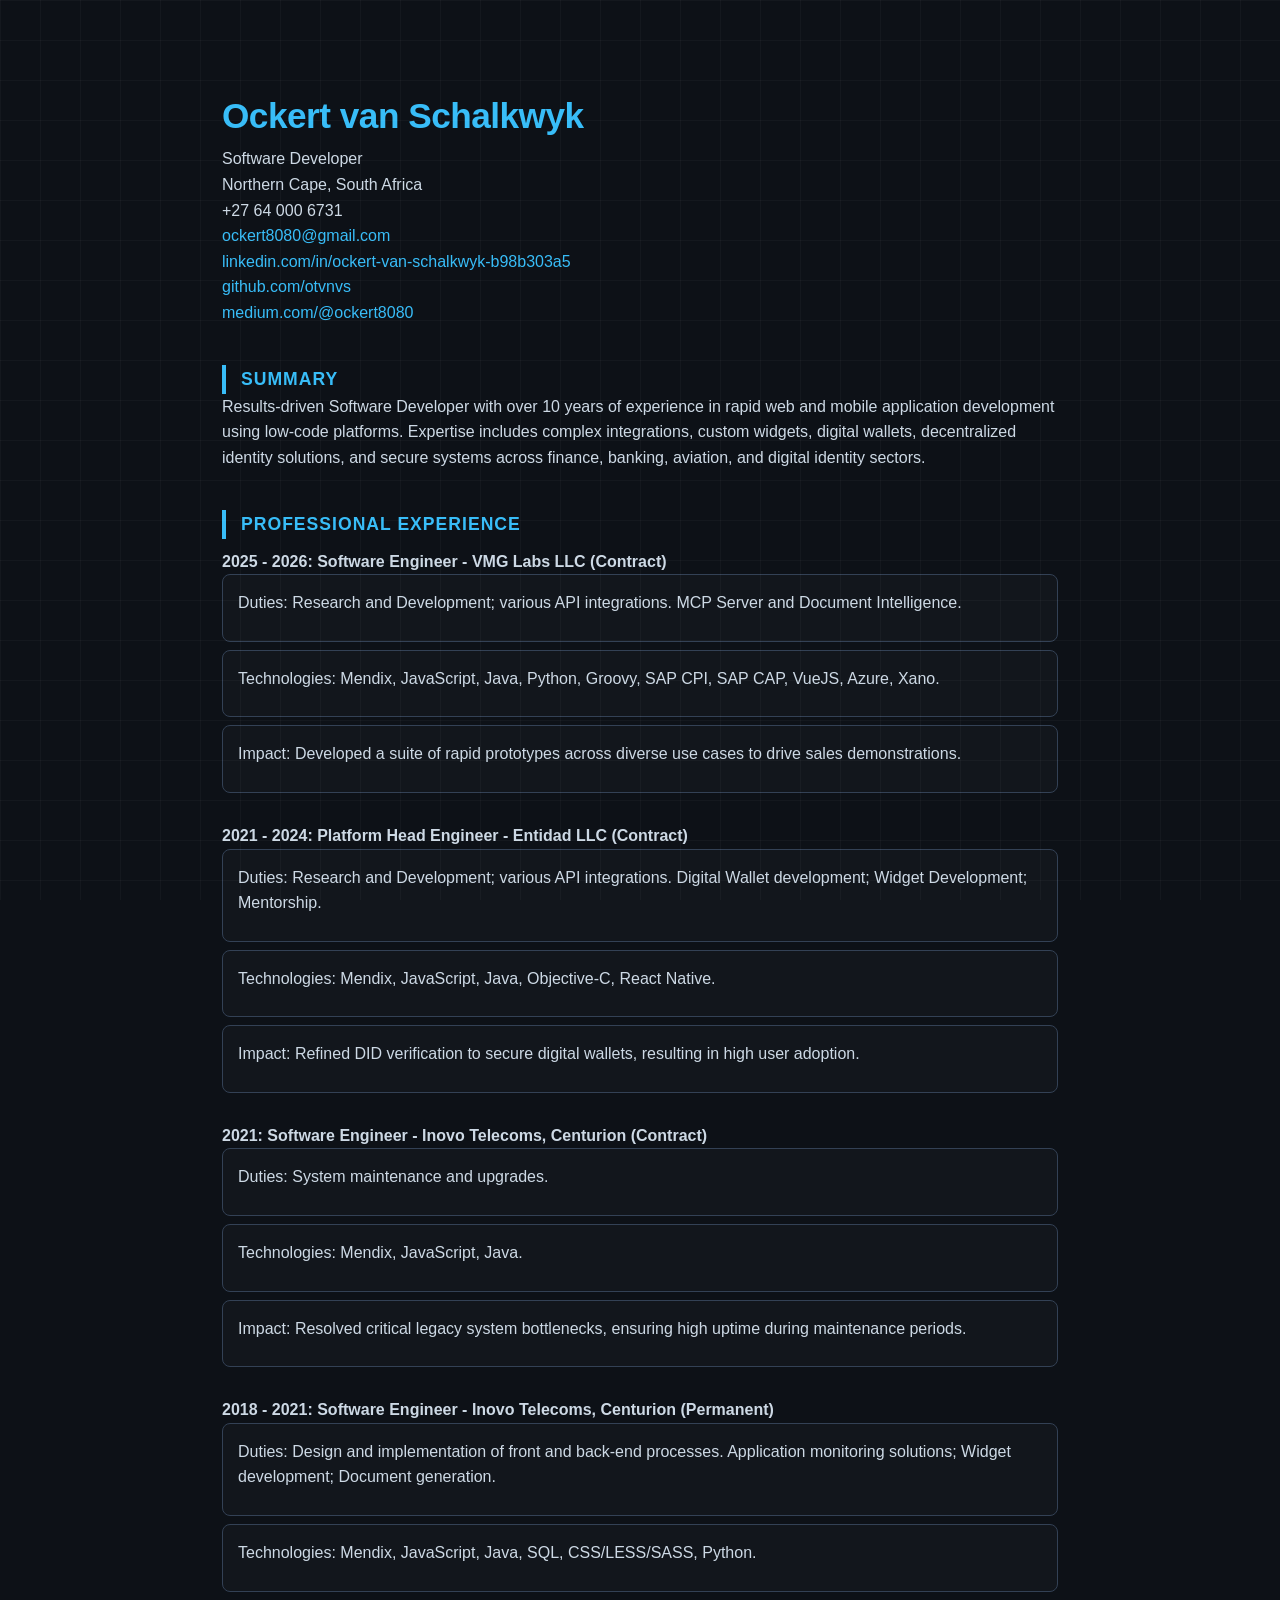
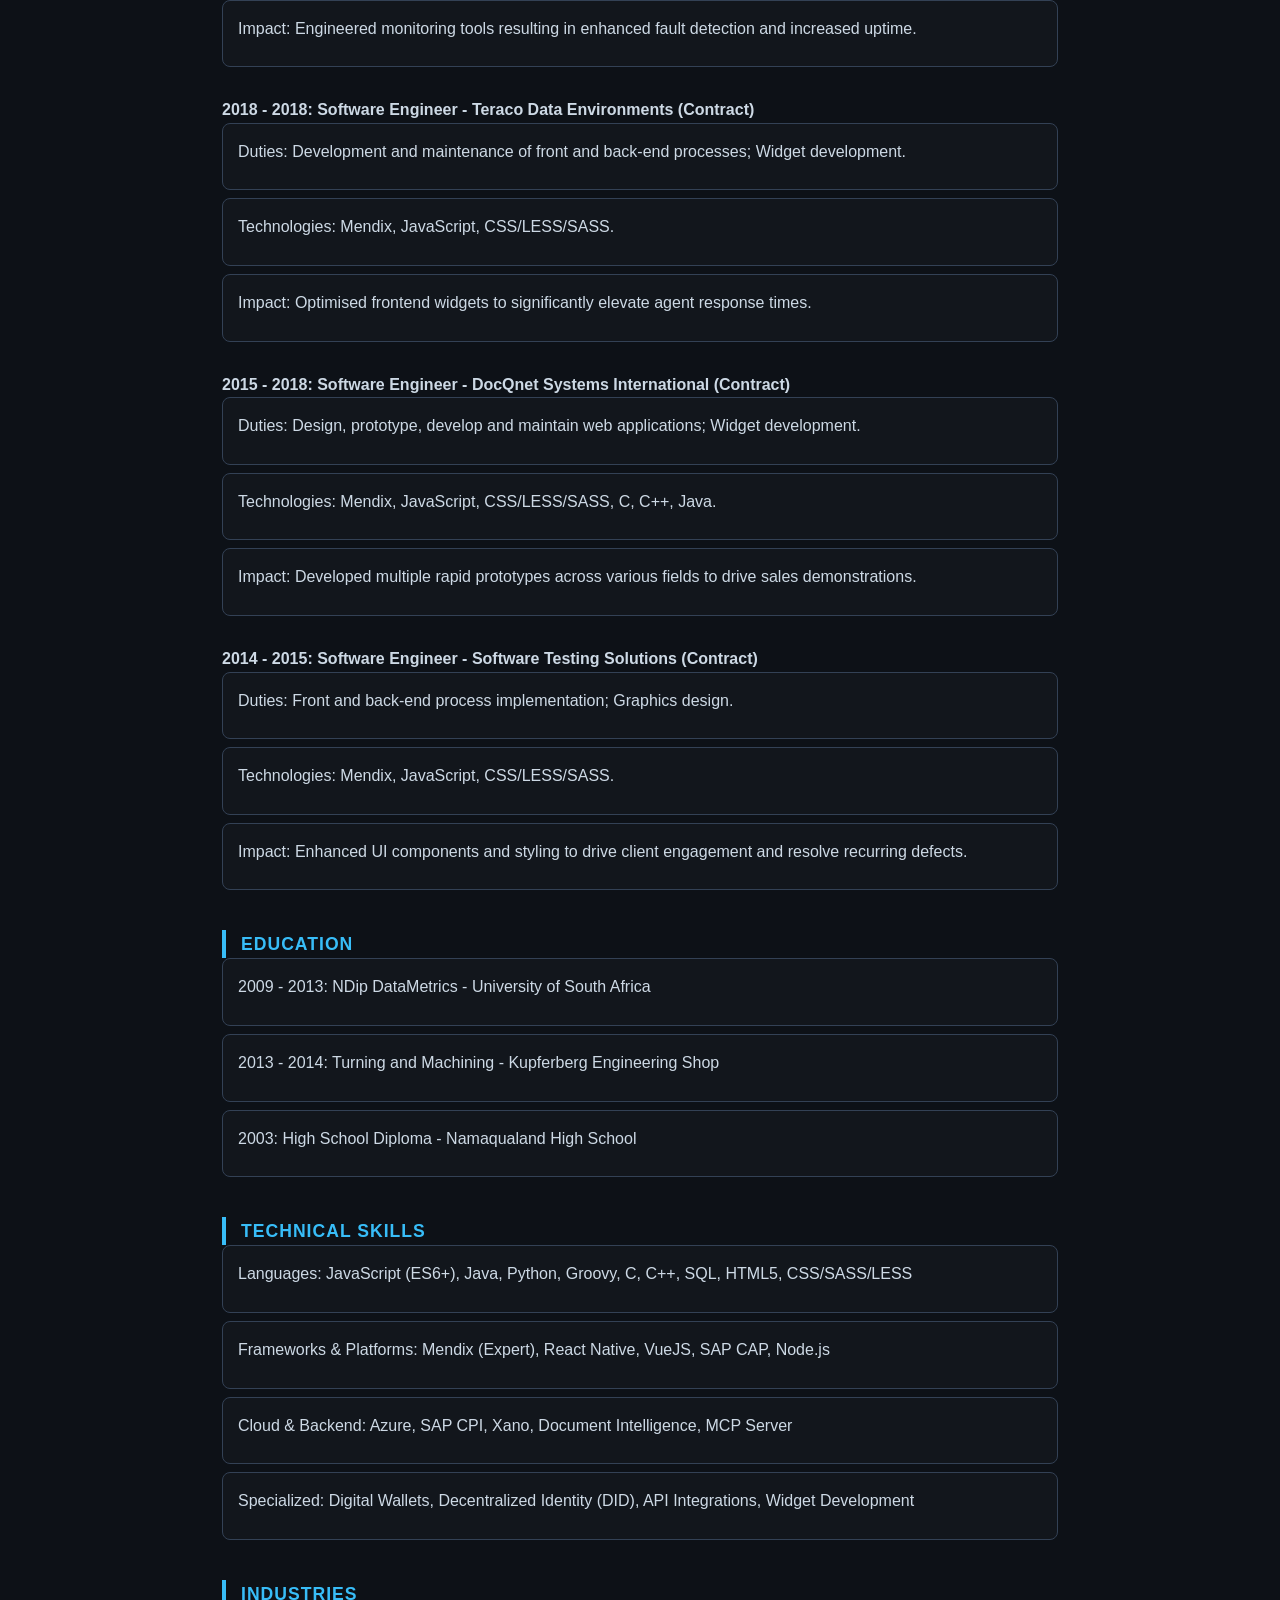
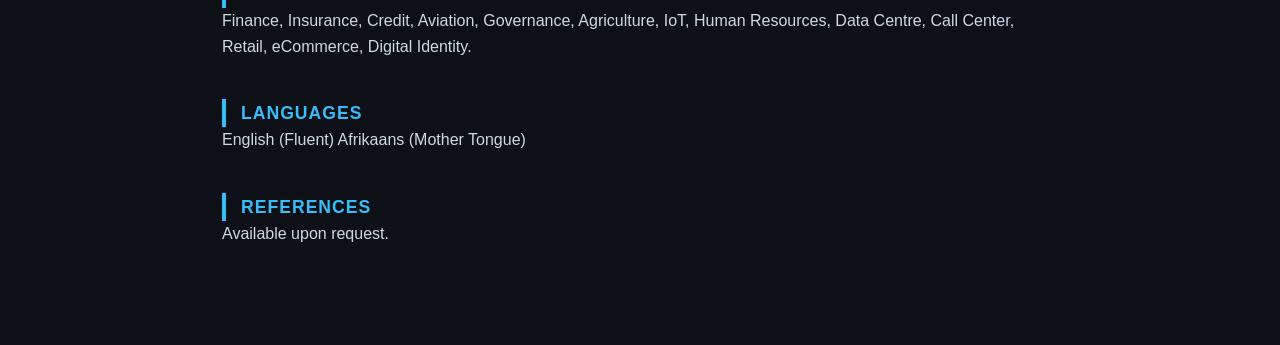
<file: index.html>
<!DOCTYPE html PUBLIC "-//W3C//DTD HTML 4.01 Transitional//EN"  
  "http://www.w3.org/TR/html4/loose.dtd">  
<html > 
<head><title></title> 
<meta http-equiv="Content-Type" content="text/html; charset=iso-8859-1"> 
<meta name="generator" content="TeX4ht (https://tug.org/tex4ht/)"> 
<meta name="originator" content="TeX4ht (https://tug.org/tex4ht/)"> 
<!-- html --> 
<meta name="src" content="Resume_-_Ockert_van_Schalkwyk.tex"> 
<link rel="stylesheet" type="text/css" href="Resume_-_Ockert_van_Schalkwyk.css"> 
</head><body 
>
<h3 class="sectionHead"><a 
 id="x1-1000"></a>Ockert van Schalkwyk</h3>
<!--l. 31--><p class="noindent" >Software Developer <br 
class="newline" />Northern Cape, South Africa <br 
class="newline" />+27 64 000 6731 <br 
class="newline" /> <a 
href="mailto:ockert8080@gmail.com" >ockert8080@gmail.com</a> <br 
class="newline" /> <a 
href="https://www.linkedin.com/in/ockert-van-schalkwyk-b98b303a5/" >linkedin.com/in/ockert-van-schalkwyk-b98b303a5</a> <br 
class="newline" /> <a 
href="https://github.com/otvnvs" >github.com/otvnvs</a> <br 
class="newline" /> <a 
href="https://medium.com/@ockert8080" >medium.com/@ockert8080</a>
<!--l. 40--><p class="noindent" >
<h3 class="sectionHead"><a 
 id="x1-2000"></a>Summary</h3>
<!--l. 42--><p class="noindent" >Results-driven Software Developer with over 10 years of experience in rapid web and mobile application
development using low-code platforms. Expertise includes complex integrations, custom widgets, digital wallets,
decentralized identity solutions, and secure systems across finance, banking, aviation, and digital identity
sectors.
<!--l. 45--><p class="noindent" >
<h3 class="sectionHead"><a 
 id="x1-3000"></a>Professional Experience</h3>
<!--l. 47--><p class="noindent" >
<h4 class="subsectionHead"><a 
 id="x1-4000"></a>2025 - 2026: Software Engineer - VMG Labs LLC (Contract)</h4>
  <ul class="itemize1">
  <li class="itemize">
  <!--l. 49--><p class="noindent" ><span 
class="ecbx-1000">Duties: </span>Research and Development; various API integrations. MCP Server and Document Intelligence.
  </li>
  <li class="itemize">
  <!--l. 50--><p class="noindent" ><span 
class="ecbx-1000">Technologies: </span>Mendix, JavaScript, Java, Python, Groovy, SAP CPI, SAP CAP, VueJS, Azure, Xano.
  </li>
  <li class="itemize">
  <!--l. 51--><p class="noindent" ><span 
class="ecbx-1000">Impact:  </span>Developed  a  suite  of  <span 
class="ecbx-1000">rapid  prototypes  </span>across  diverse  use  cases  to  <span 
class="ecbx-1000">drive  sales</span>
  <span 
class="ecbx-1000">demonstrations</span>.</li></ul>
<!--l. 54--><p class="noindent" >
<h4 class="subsectionHead"><a 
 id="x1-5000"></a>2021 - 2024: Platform Head Engineer - Entidad LLC (Contract)</h4>
  <ul class="itemize1">
  <li class="itemize">
  <!--l. 56--><p class="noindent" ><span 
class="ecbx-1000">Duties: </span>Research and Development; various API integrations. Digital Wallet development; Widget
  Development; Mentorship.
                                                                                      
                                                                                      
  </li>
  <li class="itemize">
  <!--l. 57--><p class="noindent" ><span 
class="ecbx-1000">Technologies: </span>Mendix, JavaScript, Java, Objective-C, React Native.
  </li>
  <li class="itemize">
  <!--l. 58--><p class="noindent" ><span 
class="ecbx-1000">Impact: </span>Refined <span 
class="ecbx-1000">DID verification </span>to secure digital wallets, resulting in <span 
class="ecbx-1000">high user adoption</span>.</li></ul>
<!--l. 61--><p class="noindent" >
<h4 class="subsectionHead"><a 
 id="x1-6000"></a>2021: Software Engineer - Inovo Telecoms, Centurion (Contract)</h4>
  <ul class="itemize1">
  <li class="itemize">
  <!--l. 63--><p class="noindent" ><span 
class="ecbx-1000">Duties: </span>System maintenance and upgrades.
  </li>
  <li class="itemize">
  <!--l. 64--><p class="noindent" ><span 
class="ecbx-1000">Technologies: </span>Mendix, JavaScript, Java.
  </li>
  <li class="itemize">
  <!--l. 65--><p class="noindent" ><span 
class="ecbx-1000">Impact: </span>Resolved <span 
class="ecbx-1000">critical legacy system bottlenecks</span>, ensuring <span 
class="ecbx-1000">high uptime </span>during maintenance
  periods.</li></ul>
<!--l. 68--><p class="noindent" >
<h4 class="subsectionHead"><a 
 id="x1-7000"></a>2018 - 2021: Software Engineer - Inovo Telecoms, Centurion (Permanent)</h4>
  <ul class="itemize1">
  <li class="itemize">
  <!--l. 70--><p class="noindent" ><span 
class="ecbx-1000">Duties: </span>Design and implementation of front and back-end processes. Application monitoring solutions;
  Widget development; Document generation.
  </li>
  <li class="itemize">
  <!--l. 71--><p class="noindent" ><span 
class="ecbx-1000">Technologies: </span>Mendix, JavaScript, Java, SQL, CSS/LESS/SASS, Python.
  </li>
  <li class="itemize">
  <!--l. 72--><p class="noindent" ><span 
class="ecbx-1000">Impact: </span>Engineered <span 
class="ecbx-1000">monitoring tools </span>resulting in enhanced fault detection and <span 
class="ecbx-1000">increased uptime</span>.</li></ul>
<!--l. 75--><p class="noindent" >
<h4 class="subsectionHead"><a 
 id="x1-8000"></a>2018 - 2018: Software Engineer - Teraco Data Environments (Contract)</h4>
  <ul class="itemize1">
  <li class="itemize">
  <!--l. 77--><p class="noindent" ><span 
class="ecbx-1000">Duties: </span>Development and maintenance of front and back-end processes; Widget development.
  </li>
  <li class="itemize">
  <!--l. 78--><p class="noindent" ><span 
class="ecbx-1000">Technologies: </span>Mendix, JavaScript, CSS/LESS/SASS.
  </li>
  <li class="itemize">
  <!--l. 79--><p class="noindent" ><span 
class="ecbx-1000">Impact: </span>Optimised <span 
class="ecbx-1000">frontend widgets </span>to significantly <span 
class="ecbx-1000">elevate agent response times</span>.</li></ul>
                                                                                      
                                                                                      
<!--l. 82--><p class="noindent" >
<h4 class="subsectionHead"><a 
 id="x1-9000"></a>2015 - 2018: Software Engineer - DocQnet Systems International (Contract)</h4>
  <ul class="itemize1">
  <li class="itemize">
  <!--l. 84--><p class="noindent" ><span 
class="ecbx-1000">Duties: </span>Design, prototype, develop and maintain web applications; Widget development.
  </li>
  <li class="itemize">
  <!--l. 85--><p class="noindent" ><span 
class="ecbx-1000">Technologies: </span>Mendix, JavaScript, CSS/LESS/SASS, C, C++, Java.
  </li>
  <li class="itemize">
  <!--l. 86--><p class="noindent" ><span 
class="ecbx-1000">Impact: </span>Developed multiple <span 
class="ecbx-1000">rapid prototypes </span>across various fields to <span 
class="ecbx-1000">drive sales demonstrations</span>.</li></ul>
<!--l. 89--><p class="noindent" >
<h4 class="subsectionHead"><a 
 id="x1-10000"></a>2014 - 2015: Software Engineer - Software Testing Solutions (Contract)</h4>
  <ul class="itemize1">
  <li class="itemize">
  <!--l. 91--><p class="noindent" ><span 
class="ecbx-1000">Duties: </span>Front and back-end process implementation; Graphics design.
  </li>
  <li class="itemize">
  <!--l. 92--><p class="noindent" ><span 
class="ecbx-1000">Technologies: </span>Mendix, JavaScript, CSS/LESS/SASS.
  </li>
  <li class="itemize">
  <!--l. 93--><p class="noindent" ><span 
class="ecbx-1000">Impact: </span>Enhanced <span 
class="ecbx-1000">UI components </span>and styling to <span 
class="ecbx-1000">drive client engagement </span>and resolve recurring
  defects.</li></ul>
<!--l. 97--><p class="noindent" >
<h3 class="sectionHead"><a 
 id="x1-11000"></a>Education</h3>
  <ul class="itemize1">
  <li class="itemize">
  <!--l. 100--><p class="noindent" >2009 - 2013: NDip DataMetrics - University of South Africa
  </li>
  <li class="itemize">
  <!--l. 101--><p class="noindent" >2013 - 2014: Turning and Machining - Kupferberg Engineering Shop
  </li>
  <li class="itemize">
  <!--l. 102--><p class="noindent" >2003: High School Diploma - Namaqualand High School</li></ul>
<!--l. 106--><p class="noindent" >
<h3 class="sectionHead"><a 
 id="x1-12000"></a>Technical Skills</h3>
  <ul class="itemize1">
  <li class="itemize">
  <!--l. 109--><p class="noindent" ><span 
class="ecbx-1000">Languages: </span>JavaScript (ES6+), Java, Python, Groovy, C, C++, SQL, HTML5, CSS/SASS/LESS
                                                                                      
                                                                                      
  </li>
  <li class="itemize">
  <!--l. 110--><p class="noindent" ><span 
class="ecbx-1000">Frameworks &amp; Platforms: </span>Mendix (Expert), React Native, VueJS, SAP CAP, Node.js
  </li>
  <li class="itemize">
  <!--l. 111--><p class="noindent" ><span 
class="ecbx-1000">Cloud &amp; Backend: </span>Azure, SAP CPI, Xano, Document Intelligence, MCP Server
  </li>
  <li class="itemize">
  <!--l. 112--><p class="noindent" ><span 
class="ecbx-1000">Specialized: </span>Digital Wallets, Decentralized Identity (DID), API Integrations, Widget Development</li></ul>
<!--l. 116--><p class="noindent" >
<h3 class="sectionHead"><a 
 id="x1-13000"></a>Industries</h3>
<!--l. 118--><p class="noindent" >Finance, Insurance, Credit, Aviation, Governance, Agriculture, IoT, Human Resources, Data Centre, Call
Center, Retail, eCommerce, Digital Identity.
<!--l. 121--><p class="noindent" >
<h3 class="sectionHead"><a 
 id="x1-14000"></a>Languages</h3>
<!--l. 123--><p class="noindent" >English (Fluent)    Afrikaans (Mother Tongue)
<!--l. 126--><p class="noindent" >
<h3 class="sectionHead"><a 
 id="x1-15000"></a>References</h3>
<!--l. 128--><p class="noindent" >Available upon request.
 
</body></html>
</file>
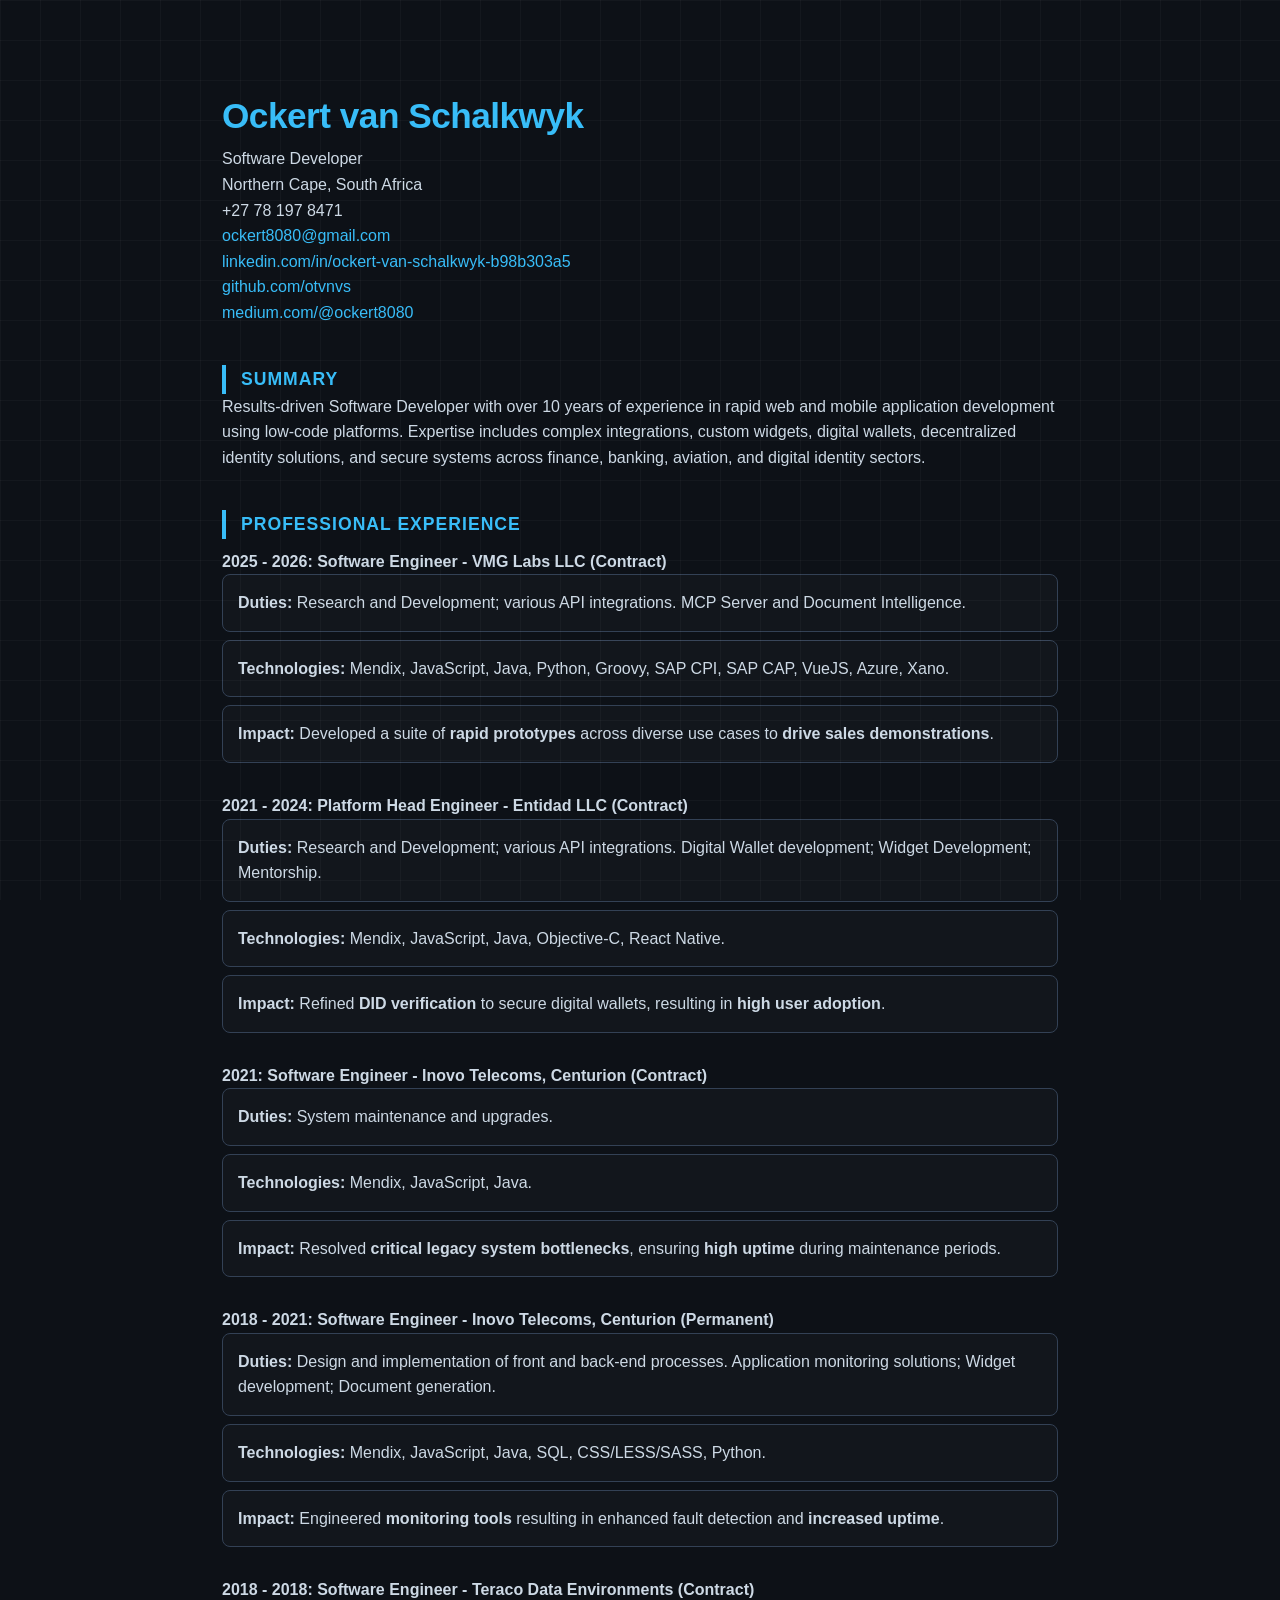
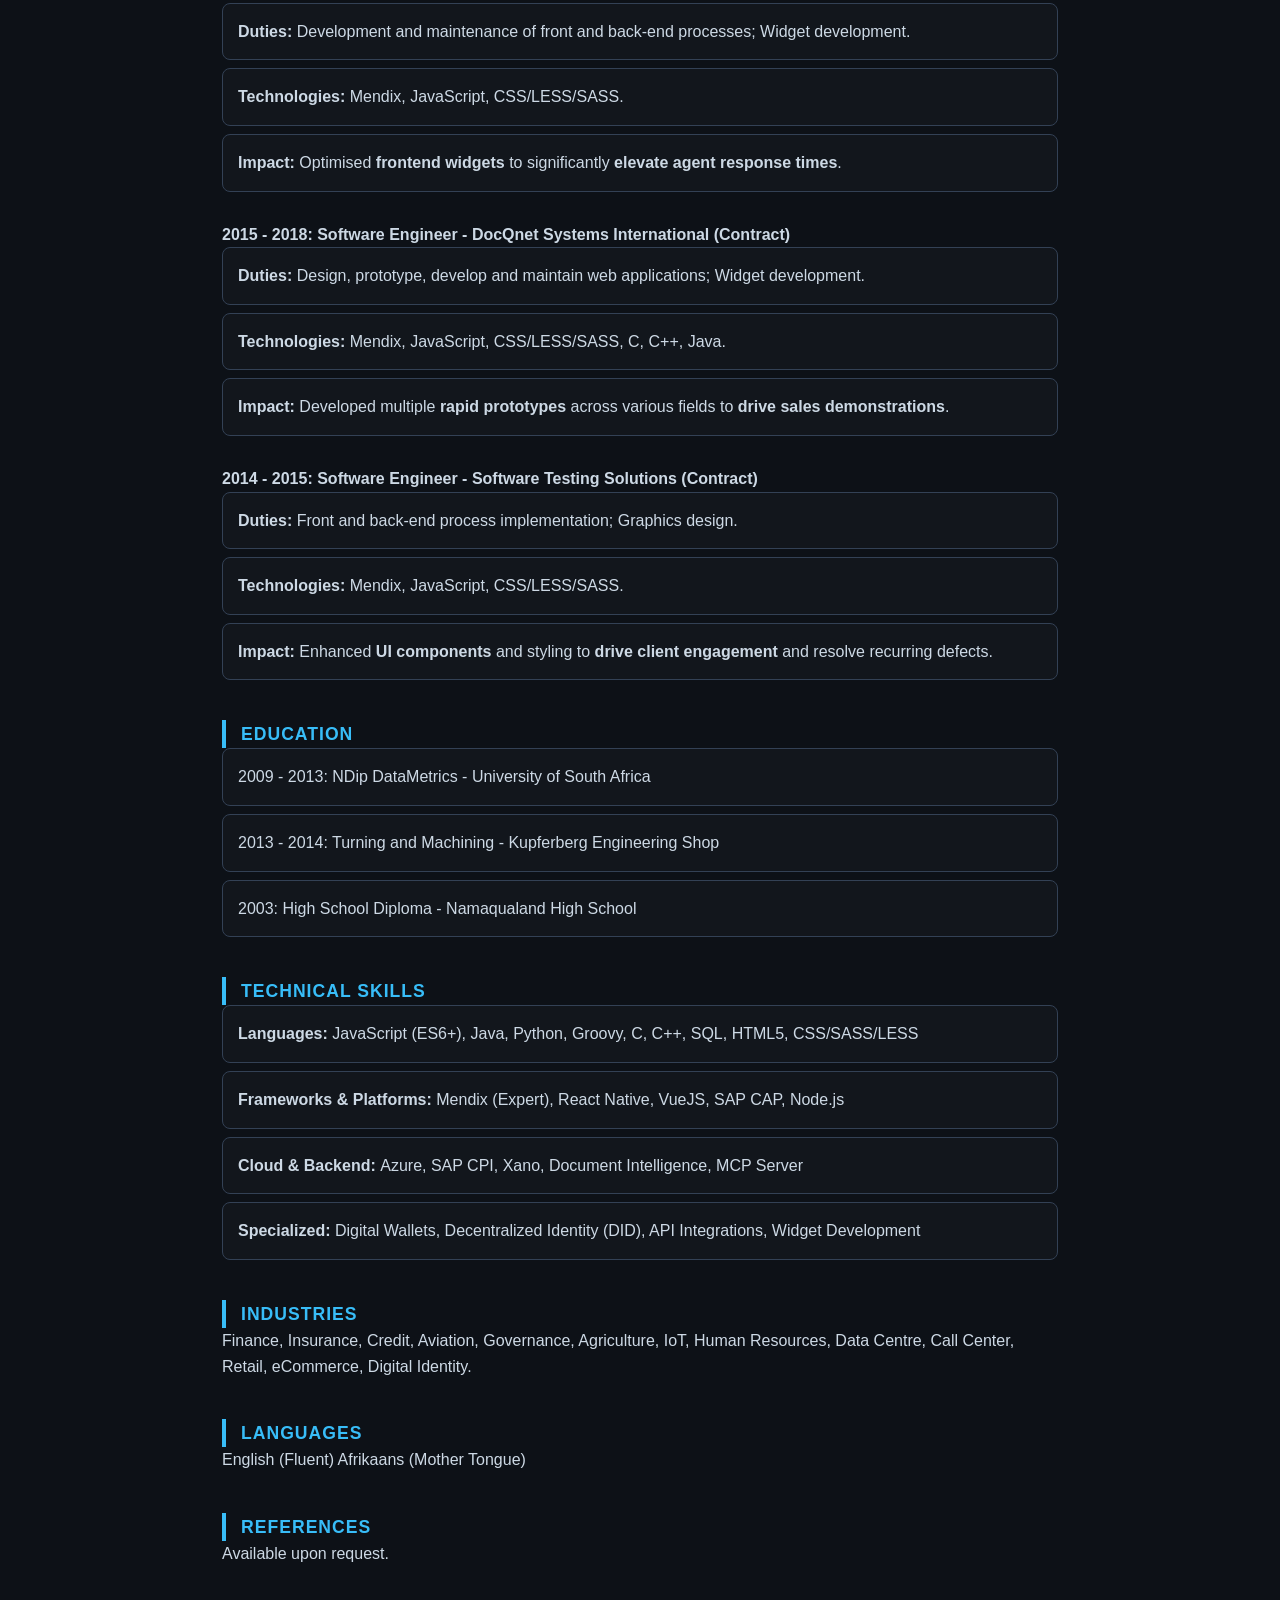
<file: out/Resume_-_Ockert_van_Schalkwyk.html>
<!DOCTYPE html PUBLIC "-//W3C//DTD HTML 4.01 Transitional//EN"  
  "http://www.w3.org/TR/html4/loose.dtd">  
<html > 
<head><title></title> 
<meta http-equiv="Content-Type" content="text/html; charset=iso-8859-1"> 
<meta name="generator" content="TeX4ht (https://tug.org/tex4ht/)"> 
<meta name="originator" content="TeX4ht (https://tug.org/tex4ht/)"> 
<!-- html --> 
<meta name="src" content="Resume_-_Ockert_van_Schalkwyk.tex"> 
<link rel="stylesheet" type="text/css" href="Resume_-_Ockert_van_Schalkwyk.css"> 
</head><body 
>
<h3 class="sectionHead"><a 
 id="x1-1000"></a>Ockert van Schalkwyk</h3>
<!--l. 31--><p class="noindent" >Software Developer <br 
class="newline" />Northern Cape, South Africa <br 
class="newline" />+27 78 197 8471 <br 
class="newline" /> <a 
href="mailto:ockert8080@gmail.com" >ockert8080@gmail.com</a> <br 
class="newline" /> <a 
href="https://www.linkedin.com/in/ockert-van-schalkwyk-b98b303a5/" >linkedin.com/in/ockert-van-schalkwyk-b98b303a5</a> <br 
class="newline" /> <a 
href="https://github.com/otvnvs" >github.com/otvnvs</a> <br 
class="newline" /> <a 
href="https://medium.com/@ockert8080" >medium.com/@ockert8080</a>
<!--l. 40--><p class="noindent" >
<h3 class="sectionHead"><a 
 id="x1-2000"></a>Summary</h3>
<!--l. 42--><p class="noindent" >Results-driven Software Developer with over 10 years of experience in rapid web and mobile application
development using low-code platforms. Expertise includes complex integrations, custom widgets, digital wallets,
decentralized identity solutions, and secure systems across finance, banking, aviation, and digital identity
sectors.
<!--l. 45--><p class="noindent" >
<h3 class="sectionHead"><a 
 id="x1-3000"></a>Professional Experience</h3>
<!--l. 47--><p class="noindent" >
<h4 class="subsectionHead"><a 
 id="x1-4000"></a>2025 - 2026: Software Engineer - VMG Labs LLC (Contract)</h4>
  <ul class="itemize1">
  <li class="itemize">
  <!--l. 49--><p class="noindent" ><span 
class="ecbx-1000">Duties: </span>Research and Development; various API integrations. MCP Server and Document Intelligence.
  </li>
  <li class="itemize">
  <!--l. 50--><p class="noindent" ><span 
class="ecbx-1000">Technologies: </span>Mendix, JavaScript, Java, Python, Groovy, SAP CPI, SAP CAP, VueJS, Azure, Xano.
  </li>
  <li class="itemize">
  <!--l. 51--><p class="noindent" ><span 
class="ecbx-1000">Impact:  </span>Developed  a  suite  of  <span 
class="ecbx-1000">rapid  prototypes  </span>across  diverse  use  cases  to  <span 
class="ecbx-1000">drive  sales</span>
  <span 
class="ecbx-1000">demonstrations</span>.</li></ul>
<!--l. 54--><p class="noindent" >
<h4 class="subsectionHead"><a 
 id="x1-5000"></a>2021 - 2024: Platform Head Engineer - Entidad LLC (Contract)</h4>
  <ul class="itemize1">
  <li class="itemize">
  <!--l. 56--><p class="noindent" ><span 
class="ecbx-1000">Duties: </span>Research and Development; various API integrations. Digital Wallet development; Widget
  Development; Mentorship.
                                                                                      
                                                                                      
  </li>
  <li class="itemize">
  <!--l. 57--><p class="noindent" ><span 
class="ecbx-1000">Technologies: </span>Mendix, JavaScript, Java, Objective-C, React Native.
  </li>
  <li class="itemize">
  <!--l. 58--><p class="noindent" ><span 
class="ecbx-1000">Impact: </span>Refined <span 
class="ecbx-1000">DID verification </span>to secure digital wallets, resulting in <span 
class="ecbx-1000">high user adoption</span>.</li></ul>
<!--l. 61--><p class="noindent" >
<h4 class="subsectionHead"><a 
 id="x1-6000"></a>2021: Software Engineer - Inovo Telecoms, Centurion (Contract)</h4>
  <ul class="itemize1">
  <li class="itemize">
  <!--l. 63--><p class="noindent" ><span 
class="ecbx-1000">Duties: </span>System maintenance and upgrades.
  </li>
  <li class="itemize">
  <!--l. 64--><p class="noindent" ><span 
class="ecbx-1000">Technologies: </span>Mendix, JavaScript, Java.
  </li>
  <li class="itemize">
  <!--l. 65--><p class="noindent" ><span 
class="ecbx-1000">Impact: </span>Resolved <span 
class="ecbx-1000">critical legacy system bottlenecks</span>, ensuring <span 
class="ecbx-1000">high uptime </span>during maintenance
  periods.</li></ul>
<!--l. 68--><p class="noindent" >
<h4 class="subsectionHead"><a 
 id="x1-7000"></a>2018 - 2021: Software Engineer - Inovo Telecoms, Centurion (Permanent)</h4>
  <ul class="itemize1">
  <li class="itemize">
  <!--l. 70--><p class="noindent" ><span 
class="ecbx-1000">Duties: </span>Design and implementation of front and back-end processes. Application monitoring solutions;
  Widget development; Document generation.
  </li>
  <li class="itemize">
  <!--l. 71--><p class="noindent" ><span 
class="ecbx-1000">Technologies: </span>Mendix, JavaScript, Java, SQL, CSS/LESS/SASS, Python.
  </li>
  <li class="itemize">
  <!--l. 72--><p class="noindent" ><span 
class="ecbx-1000">Impact: </span>Engineered <span 
class="ecbx-1000">monitoring tools </span>resulting in enhanced fault detection and <span 
class="ecbx-1000">increased uptime</span>.</li></ul>
<!--l. 75--><p class="noindent" >
<h4 class="subsectionHead"><a 
 id="x1-8000"></a>2018 - 2018: Software Engineer - Teraco Data Environments (Contract)</h4>
  <ul class="itemize1">
  <li class="itemize">
  <!--l. 77--><p class="noindent" ><span 
class="ecbx-1000">Duties: </span>Development and maintenance of front and back-end processes; Widget development.
  </li>
  <li class="itemize">
  <!--l. 78--><p class="noindent" ><span 
class="ecbx-1000">Technologies: </span>Mendix, JavaScript, CSS/LESS/SASS.
  </li>
  <li class="itemize">
  <!--l. 79--><p class="noindent" ><span 
class="ecbx-1000">Impact: </span>Optimised <span 
class="ecbx-1000">frontend widgets </span>to significantly <span 
class="ecbx-1000">elevate agent response times</span>.</li></ul>
                                                                                      
                                                                                      
<!--l. 82--><p class="noindent" >
<h4 class="subsectionHead"><a 
 id="x1-9000"></a>2015 - 2018: Software Engineer - DocQnet Systems International (Contract)</h4>
  <ul class="itemize1">
  <li class="itemize">
  <!--l. 84--><p class="noindent" ><span 
class="ecbx-1000">Duties: </span>Design, prototype, develop and maintain web applications; Widget development.
  </li>
  <li class="itemize">
  <!--l. 85--><p class="noindent" ><span 
class="ecbx-1000">Technologies: </span>Mendix, JavaScript, CSS/LESS/SASS, C, C++, Java.
  </li>
  <li class="itemize">
  <!--l. 86--><p class="noindent" ><span 
class="ecbx-1000">Impact: </span>Developed multiple <span 
class="ecbx-1000">rapid prototypes </span>across various fields to <span 
class="ecbx-1000">drive sales demonstrations</span>.</li></ul>
<!--l. 89--><p class="noindent" >
<h4 class="subsectionHead"><a 
 id="x1-10000"></a>2014 - 2015: Software Engineer - Software Testing Solutions (Contract)</h4>
  <ul class="itemize1">
  <li class="itemize">
  <!--l. 91--><p class="noindent" ><span 
class="ecbx-1000">Duties: </span>Front and back-end process implementation; Graphics design.
  </li>
  <li class="itemize">
  <!--l. 92--><p class="noindent" ><span 
class="ecbx-1000">Technologies: </span>Mendix, JavaScript, CSS/LESS/SASS.
  </li>
  <li class="itemize">
  <!--l. 93--><p class="noindent" ><span 
class="ecbx-1000">Impact: </span>Enhanced <span 
class="ecbx-1000">UI components </span>and styling to <span 
class="ecbx-1000">drive client engagement </span>and resolve recurring
  defects.</li></ul>
<!--l. 97--><p class="noindent" >
<h3 class="sectionHead"><a 
 id="x1-11000"></a>Education</h3>
  <ul class="itemize1">
  <li class="itemize">
  <!--l. 100--><p class="noindent" >2009 - 2013: NDip DataMetrics - University of South Africa
  </li>
  <li class="itemize">
  <!--l. 101--><p class="noindent" >2013 - 2014: Turning and Machining - Kupferberg Engineering Shop
  </li>
  <li class="itemize">
  <!--l. 102--><p class="noindent" >2003: High School Diploma - Namaqualand High School</li></ul>
<!--l. 106--><p class="noindent" >
<h3 class="sectionHead"><a 
 id="x1-12000"></a>Technical Skills</h3>
  <ul class="itemize1">
  <li class="itemize">
  <!--l. 109--><p class="noindent" ><span 
class="ecbx-1000">Languages: </span>JavaScript (ES6+), Java, Python, Groovy, C, C++, SQL, HTML5, CSS/SASS/LESS
                                                                                      
                                                                                      
  </li>
  <li class="itemize">
  <!--l. 110--><p class="noindent" ><span 
class="ecbx-1000">Frameworks &amp; Platforms: </span>Mendix (Expert), React Native, VueJS, SAP CAP, Node.js
  </li>
  <li class="itemize">
  <!--l. 111--><p class="noindent" ><span 
class="ecbx-1000">Cloud &amp; Backend: </span>Azure, SAP CPI, Xano, Document Intelligence, MCP Server
  </li>
  <li class="itemize">
  <!--l. 112--><p class="noindent" ><span 
class="ecbx-1000">Specialized: </span>Digital Wallets, Decentralized Identity (DID), API Integrations, Widget Development</li></ul>
<!--l. 116--><p class="noindent" >
<h3 class="sectionHead"><a 
 id="x1-13000"></a>Industries</h3>
<!--l. 118--><p class="noindent" >Finance, Insurance, Credit, Aviation, Governance, Agriculture, IoT, Human Resources, Data Centre, Call
Center, Retail, eCommerce, Digital Identity.
<!--l. 121--><p class="noindent" >
<h3 class="sectionHead"><a 
 id="x1-14000"></a>Languages</h3>
<!--l. 123--><p class="noindent" >English (Fluent)    Afrikaans (Mother Tongue)
<!--l. 126--><p class="noindent" >
<h3 class="sectionHead"><a 
 id="x1-15000"></a>References</h3>
<!--l. 128--><p class="noindent" >Available upon request.
 
</body></html>
</file>
<file: Resume_-_Ockert_van_Schalkwyk.css>
/* Modern Dark Tech Theme for Ockert van Schalkwyk */

:root {
    --bg-color: #0f172a;
    --card-bg: #1e293b;
    --accent-color: #38bdf8;
    --text-main: #f1f5f9;
    --text-dim: #94a3b8;
    --border-color: #334155;
}

body {
    font-family: 'Segoe UI', Roboto, Helvetica, Arial, sans-serif;
    background-color: var(--bg-color);
    color: var(--text-main);
    line-height: 1.6;
    max-width: 900px;
    margin: 40px auto;
    padding: 0 20px;
}

/* Name/Header Section */
.cmbx-12x-x-144 {
    display: block;
    font-size: 2.5rem !important;
    color: var(--accent-color);
    letter-spacing: -1px;
    margin-bottom: 5px;
}

/* Name heading — larger than regular section headings */
h3.sectionHead:first-of-type {
    font-size: 2.2rem !important;
    color: var(--accent-color);
    border-left: none;
    padding-left: 0;
    text-transform: none;
    letter-spacing: -0.5px;
    margin-bottom: 2px;
    margin-top: 0;
}

/* Regular section headings — keep existing style but update selector */
h3.sectionHead {
    display: block;
    font-size: 1.1rem !important;
    color: var(--accent-color);
    margin-top: 40px;
    border-left: 4px solid var(--accent-color);
    padding-left: 15px;
    text-transform: uppercase;
    letter-spacing: 1px;
}

/* Job Title/Subtitle */
.cmti-10 {
    font-style: normal;
    color: var(--text-dim);
    font-weight: 600;
    text-transform: uppercase;
    letter-spacing: 1px;
}

/* Links */
a {
    color: var(--accent-color);
    text-decoration: none;
    transition: opacity 0.2s;
}

a:hover {
    text-decoration: underline;
    opacity: 0.8;
}

/* Section Headers (Summary, Experience, etc.) */
.cmbx-12 {
    display: block;
    font-size: 1.5rem !important;
    color: var(--accent-color);
    margin-top: 40px;
    border-left: 4px solid var(--accent-color);
    padding-left: 15px;
    text-transform: uppercase;
}

hr {
    border: 0;
    border-top: 1px solid var(--border-color);
    margin: 10px 0 20px 0;
}

/* Job Entries */
p.noindent {
    margin-bottom: 10px;
}

/* Job Title & Dates within Experience */
.cmbx-10 {
    color: #fff;
    font-weight: bold;
}

/* Lists and Bullet Points */
ul.itemize1 {
    list-style-type: none;
    padding-left: 0;
    margin-bottom: 30px;
}

li.itemize {
    background: var(--card-bg);
    margin-bottom: 8px;
    padding: 15px;
    border-radius: 8px;
    border: 1px solid var(--border-color);
    transition: transform 0.2s ease;
}

li.itemize:hover {
    transform: translateX(5px);
    border-color: var(--accent-color);
}

/* Impact Highlights */
span.cmbx-10 {
    color: var(--accent-color);
}

/* Education Footer */
br + .cmbx-10 {
    display: block;
    margin-top: 10px;
}

/* Responsive adjustment */
@media (max-width: 600px) {
    body { margin: 20px auto; }
    .cmbx-12x-x-144 { font-size: 1.8rem !important; }
}

:root {
  --bg: #0d1117;
  --ink: #cdd9e5;
  --muted: #4d6478;
  --accent: #58a6ff;
  --border: #243447;
  --card-bg: rgba(255, 255, 255, 0.02);
}

* {
  margin: 0;
  padding: 0;
  box-sizing: border-box;
}

body {
  background: var(--bg);
  color: var(--ink);
  font-family: Syne, sans-serif;
  min-height: 100vh;
  padding: 3rem 2rem;
}

body::before {
  content: '';
  position: fixed;
  inset: 0;
  background-image:
    linear-gradient(rgba(255, 255, 255, 0.03) 1px, transparent 1px),
    linear-gradient(90deg, rgba(255, 255, 255, 0.03) 1px, transparent 1px);
  background-size: 40px 40px;
  pointer-events: none;
  z-index: 0;
}

.wrap {
  max-width: 1000px;
  margin: 0 auto;
  position: relative;
  z-index: 1;
}

header {
  border-top: 3px solid var(--border);
  border-bottom: 1px solid var(--border);
  padding: 1.5rem 0;
  margin-bottom: 3rem;
  display: flex;
  align-items: baseline;
  justify-content: space-between;
  gap: 1rem;
}

.site-title {
  font-size: 1.1rem;
  font-weight: 800;
  letter-spacing: -0.02em;
}

.site-title span {
  color: var(--accent);
}

.gh-link {
  font-family: 'Syne Mono', monospace;
  font-size: 0.72rem;
  color: var(--muted);
  text-decoration: none;
  transition: color 0.15s;
}

.gh-link:hover {
  color: var(--accent);
}

h1 {
  font-size: clamp(2.8rem, 8vw, 5rem);
  font-weight: 800;
  line-height: 1;
  letter-spacing: -0.04em;
  margin-bottom: 0.5rem;
}

h1 em {
  font-style: normal;
  color: var(--accent);
}

.controls {
  margin-bottom: 3rem;
  display: flex;
  flex-direction: column;
  gap: 1rem;
}

#search {
  background: 0 0;
  border: 1px solid var(--border);
  color: var(--ink);
  padding: 0.8rem;
  font-family: 'Syne Mono', monospace;
  font-size: 0.8rem;
  outline: 0;
  width: 100%;
  max-width: 300px;
}

#search:focus {
  border-color: var(--accent);
}

#filters {
  display: flex;
  flex-wrap: wrap;
  gap: 0.5rem;
}

.filter-btn {
  background: 0 0;
  border: 1px solid var(--border);
  color: var(--muted);
  padding: 0.3rem 0.7rem;
  font-family: 'Syne Mono', monospace;
  font-size: 0.65rem;
  cursor: pointer;
  transition: all 0.2s;
}

.filter-btn.active,
.filter-btn:hover {
  border-color: var(--accent);
  color: var(--accent);
}

.subtitle {
  font-family: 'Syne Mono', monospace;
  font-size: 0.78rem;
  color: var(--muted);
  margin-bottom: 1rem;
  letter-spacing: 0.05em;
}

#projects {
  list-style: none;
  display: grid;
  grid-template-columns: repeat(auto-fill, minmax(280px, 1fr));
  gap: 1.5rem;
}

#projects li {
  background: var(--card-bg);
  border: 1px solid var(--border);
  animation: slideUp 0.4s ease both;
  display: flex;
}

@keyframes slideUp {
  from {
    opacity: 0;
    transform: translateY(12px);
  }
  to {
    opacity: 1;
    transform: translateY(0);
  }
}

#projects a {
  display: flex;
  flex-direction: column;
  padding: 1.5rem;
  text-decoration: none;
  color: var(--ink);
  width: 100%;
  transition: border-color 0.2s;
}

#projects li:hover {
  border-color: var(--accent);
}

#projects a:hover .proj-name {
  color: var(--accent);
}

.proj-name {
  font-size: 1.2rem;
  font-weight: 700;
  letter-spacing: -0.02em;
  margin-bottom: 0.5rem;
  transition: color 0.15s;
}

.proj-desc {
  font-family: 'Syne Mono', monospace;
  font-size: 0.72rem;
  color: var(--muted);
  margin-bottom: 1.5rem;
  line-height: 1.4;
  flex-grow: 1;
}

.proj-footer {
  display: flex;
  justify-content: space-between;
  align-items: center;
  margin-top: auto;
}

.proj-tags {
  display: flex;
  gap: 0.5rem;
  flex-wrap: wrap;
}

.tag {
  font-family: 'Syne Mono', monospace;
  font-size: 0.6rem;
  color: var(--accent);
  text-transform: uppercase;
  opacity: 0.7;
}

.proj-meta {
  font-family: 'Syne Mono', monospace;
  font-size: 0.68rem;
  color: var(--muted);
  display: flex;
  align-items: center;
  gap: 10px;
}

/* Repository link specific styling */
.repo-link {
  font-family: 'Syne Mono', monospace;
  font-size: 0.65rem;
  color: var(--accent);
  text-decoration: none;
  border-bottom: 1px solid transparent;
  transition: all 0.2s;
}

.repo-link:hover {
  border-bottom-color: var(--accent);
}

.state {
  font-family: 'Syne Mono', monospace;
  font-size: 0.8rem;
  color: var(--muted);
  padding: 2rem 0;
  grid-column: 1/-1;
}

footer {
  margin-top: 4rem;
  padding-top: 1.5rem;
  border-top: 1px solid var(--border);
  font-family: 'Syne Mono', monospace;
  font-size: 0.68rem;
  color: var(--muted);
  display: flex;
  justify-content: space-between;
}
</file>
<file: out/Resume_-_Ockert_van_Schalkwyk.css>
/* start css.sty */
.ecbx-1000{ font-weight: bold;}
.ecbx-1000{ font-weight: bold;}
p{margin-top:0;margin-bottom:0}
p.indent{text-indent:0;}
p + p{margin-top:1em;}
p + div, p + pre {margin-top:1em;}
div + p, pre + p {margin-top:1em;}
a { overflow-wrap: break-word; word-wrap: break-word; word-break: break-word; hyphens: auto; }
@media print {div.crosslinks {visibility:hidden;}}
table.tabular{border-collapse: collapse; border-spacing: 0;}
a img { border-top: 0; border-left: 0; border-right: 0; }
center { margin-top:1em; margin-bottom:1em; }
td center { margin-top:0em; margin-bottom:0em; }
.Canvas { position:relative; }
img.math{vertical-align:middle;}
div.par-math-display, div.math-display{text-align:center;}
li p.indent { text-indent: 0em }
li p:first-child{ margin-top:0em; }
li p:last-child, li div:last-child { margin-bottom:0.5em; }
li p:first-child{ margin-bottom:0; }
li p~ul:last-child, li p~ol:last-child{ margin-bottom:0.5em; }
.enumerate1 {list-style-type:decimal;}
.enumerate2 {list-style-type:lower-alpha;}
.enumerate3 {list-style-type:lower-roman;}
.enumerate4 {list-style-type:upper-alpha;}
div.newtheorem { margin-bottom: 2em; margin-top: 2em;}
div.newtheorem .head{font-weight: bold;}
.obeylines-h,.obeylines-v {white-space: nowrap; }
div.obeylines-v p { margin-top:0; margin-bottom:0; }
.overline{ text-decoration:overline; }
.overline img{ border-top: 1px solid black; }
td.displaylines {text-align:center; white-space:nowrap;}
.centerline {text-align:center;}
.rightline {text-align:right;}
pre.verbatim {font-family: monospace,monospace; text-align:left; clear:both; }
.fbox {padding-left:3.0pt; padding-right:3.0pt; text-indent:0pt; border:solid black 0.4pt; }
div.fbox {display:table}
div.center div.fbox {text-align:center; clear:both; padding-left:3.0pt; padding-right:3.0pt; text-indent:0pt; border:solid black 0.4pt; }
div.minipage{width:100%;}
div.center, div.center div.center {text-align: center; margin-left:1em; margin-right:1em;}
div.center div {text-align: left;}
div.flushright, div.flushright div.flushright {text-align: right;}
div.flushright div {text-align: left;}
div.flushleft {text-align: left;}
.underline{ text-decoration:underline; }
.underline img{ border-bottom: 1px solid black; margin-bottom:1pt; }
.framebox-c, .framebox-l, .framebox-r { padding-left:3.0pt; padding-right:3.0pt; text-indent:0pt; border:solid black 0.4pt; }
.framebox-c {text-align:center;}
.framebox-l {text-align:left;}
.framebox-r {text-align:right;}
span.thank-mark{ vertical-align: super }
span.footnote-mark sup.textsuperscript, span.footnote-mark a sup.textsuperscript{ font-size:80%; }
code.verb{font-family:monospace,monospace;}
div.tabular, div.center div.tabular {text-align: center; margin-top:0.5em; margin-bottom:0.5em; }
table.tabular td p{margin-top:0em;}
table.tabular {margin-left: auto; margin-right: auto;}
td p:first-child{ margin-top:0em; }
td p:last-child{ margin-bottom:0em; }
div.td00{ margin-left:0pt; margin-right:0pt; }
div.td01{ margin-left:0pt; margin-right:5pt; }
div.td10{ margin-left:5pt; margin-right:0pt; }
div.td11{ margin-left:5pt; margin-right:5pt; }
table[rules] {border-left:solid black 0.4pt; border-right:solid black 0.4pt; }
td.td00{ padding-left:0pt; padding-right:0pt; }
td.td01{ padding-left:0pt; padding-right:5pt; }
td.td10{ padding-left:5pt; padding-right:0pt; }
td.td11{ padding-left:5pt; padding-right:5pt; }
table[rules] {border-left:solid black 0.4pt; border-right:solid black 0.4pt; }
.hline hr, .cline hr{ height : 0px; margin:0px; }
.hline td, .cline td{ padding: 0; }
.hline hr, .cline hr{border:none;border-top:1px solid black;}
.hline {border-top: 1px solid black;}
.hline + .vspace:last-child{display:none;}
.hline:first-child{border-bottom:1px solid black;border-top:none;}
.tabbing-right {text-align:right;}
div.float, div.figure {margin-left: auto; margin-right: auto;}
div.float img {text-align:center;}
div.figure img {text-align:center;}
.marginpar,.reversemarginpar {width:20%; float:right; text-align:left; margin-left:auto; margin-top:0.5em; font-size:85%; text-decoration:underline;}
.marginpar p,.reversemarginpar p{margin-top:0.4em; margin-bottom:0.4em;}
.reversemarginpar{float:left;}
table.equation {width:100%;}
.equation td{text-align:center; }
td.equation { margin-top:1em; margin-bottom:1em; } 
td.equation-label { width:5%; text-align:center; }
td.eqnarray4 { width:5%; white-space: normal; }
td.eqnarray2 { width:5%; }
table.eqnarray-star, table.eqnarray {width:100%;}
div.eqnarray{text-align:center;}
div.array {text-align:center;}
div.pmatrix {text-align:center;}
table.pmatrix {width:100%;}
span.pmatrix img{vertical-align:middle;}
div.pmatrix {text-align:center;}
table.pmatrix {width:100%;}
span.bar-css {text-decoration:overline;}
img.cdots{vertical-align:middle;}
.partToc a, .partToc, .likepartToc a, .likepartToc {line-height: 200%; font-weight:bold; font-size:110%;}
.index-item, .index-subitem, .index-subsubitem {display:block}
div.caption {text-indent:-2em; margin-left:3em; margin-right:1em; text-align:left;}
div.caption span.id{font-weight: bold; white-space: nowrap; }
h1.partHead{text-align: center}
p.bibitem { text-indent: -2em; margin-left: 2em; margin-top:0.6em; margin-bottom:0.6em; }
p.bibitem-p { text-indent: 0em; margin-left: 2em; margin-top:0.6em; margin-bottom:0.6em; }
.subsubsectionHead, .likesubsubsectionHead { font-size: 1em; }
.paragraphHead, .likeparagraphHead { margin-top:2em; font-weight: bold;}
.subparagraphHead, .likesubparagraphHead { font-weight: bold;}
.verse{white-space:nowrap; margin-left:2em}
div.maketitle {text-align:center;}
h2.titleHead{text-align:center;}
div.maketitle{ margin-bottom: 2em; }
div.author, div.date {text-align:center;}
div.thanks{text-align:left; margin-left:10%; font-size:85%; font-style:italic; }
div.author{white-space: nowrap;}
div.abstract p {margin-left:5%; margin-right:5%;}
div.abstract {width:100%;}
.abstracttitle{text-align:center;margin-bottom:1em;}
.subsectionToc, .likesubsectionToc {margin-left:1em;}
.subsubsectionToc, .likesubsubsectionToc {margin-left:2em;}
.paragraphToc, .likeparagraphToc {margin-left:3em;}
.subparagraphToc, .likesubparagraphToc {margin-left:4em;}
dl.enumerate-enumitem{display:grid; grid-template-columns: 3ch 1fr; align-items: top; row-gap:1ch;}
/* end css.sty */

/* Modern Dark Tech Theme for Ockert van Schalkwyk */

:root {
    --bg-color: #0f172a;
    --card-bg: #1e293b;
    --accent-color: #38bdf8;
    --text-main: #f1f5f9;
    --text-dim: #94a3b8;
    --border-color: #334155;
}

body {
    font-family: 'Segoe UI', Roboto, Helvetica, Arial, sans-serif;
    background-color: var(--bg-color);
    color: var(--text-main);
    line-height: 1.6;
    max-width: 900px;
    margin: 40px auto;
    padding: 0 20px;
}

/* Name/Header Section */
.cmbx-12x-x-144 {
    display: block;
    font-size: 2.5rem !important;
    color: var(--accent-color);
    letter-spacing: -1px;
    margin-bottom: 5px;
}

/* Name heading — larger than regular section headings */
h3.sectionHead:first-of-type {
    font-size: 2.2rem !important;
    color: var(--accent-color);
    border-left: none;
    padding-left: 0;
    text-transform: none;
    letter-spacing: -0.5px;
    margin-bottom: 2px;
    margin-top: 0;
}

/* Regular section headings — keep existing style but update selector */
h3.sectionHead {
    display: block;
    font-size: 1.1rem !important;
    color: var(--accent-color);
    margin-top: 40px;
    border-left: 4px solid var(--accent-color);
    padding-left: 15px;
    text-transform: uppercase;
    letter-spacing: 1px;
}

/* Job Title/Subtitle */
.cmti-10 {
    font-style: normal;
    color: var(--text-dim);
    font-weight: 600;
    text-transform: uppercase;
    letter-spacing: 1px;
}

/* Links */
a {
    color: var(--accent-color);
    text-decoration: none;
    transition: opacity 0.2s;
}

a:hover {
    text-decoration: underline;
    opacity: 0.8;
}

/* Section Headers (Summary, Experience, etc.) */
.cmbx-12 {
    display: block;
    font-size: 1.5rem !important;
    color: var(--accent-color);
    margin-top: 40px;
    border-left: 4px solid var(--accent-color);
    padding-left: 15px;
    text-transform: uppercase;
}

hr {
    border: 0;
    border-top: 1px solid var(--border-color);
    margin: 10px 0 20px 0;
}

/* Job Entries */
p.noindent {
    margin-bottom: 10px;
}

/* Job Title & Dates within Experience */
.cmbx-10 {
    color: #fff;
    font-weight: bold;
}

/* Lists and Bullet Points */
ul.itemize1 {
    list-style-type: none;
    padding-left: 0;
    margin-bottom: 30px;
}

li.itemize {
    background: var(--card-bg);
    margin-bottom: 8px;
    padding: 15px;
    border-radius: 8px;
    border: 1px solid var(--border-color);
    transition: transform 0.2s ease;
}

li.itemize:hover {
    transform: translateX(5px);
    border-color: var(--accent-color);
}

/* Impact Highlights */
span.cmbx-10 {
    color: var(--accent-color);
}

/* Education Footer */
br + .cmbx-10 {
    display: block;
    margin-top: 10px;
}

/* Responsive adjustment */
@media (max-width: 600px) {
    body { margin: 20px auto; }
    .cmbx-12x-x-144 { font-size: 1.8rem !important; }
}

:root {
  --bg: #0d1117;
  --ink: #cdd9e5;
  --muted: #4d6478;
  --accent: #58a6ff;
  --border: #243447;
  --card-bg: rgba(255, 255, 255, 0.02);
}

* {
  margin: 0;
  padding: 0;
  box-sizing: border-box;
}

body {
  background: var(--bg);
  color: var(--ink);
  font-family: Syne, sans-serif;
  min-height: 100vh;
  padding: 3rem 2rem;
}

body::before {
  content: '';
  position: fixed;
  inset: 0;
  background-image:
    linear-gradient(rgba(255, 255, 255, 0.03) 1px, transparent 1px),
    linear-gradient(90deg, rgba(255, 255, 255, 0.03) 1px, transparent 1px);
  background-size: 40px 40px;
  pointer-events: none;
  z-index: 0;
}

.wrap {
  max-width: 1000px;
  margin: 0 auto;
  position: relative;
  z-index: 1;
}

header {
  border-top: 3px solid var(--border);
  border-bottom: 1px solid var(--border);
  padding: 1.5rem 0;
  margin-bottom: 3rem;
  display: flex;
  align-items: baseline;
  justify-content: space-between;
  gap: 1rem;
}

.site-title {
  font-size: 1.1rem;
  font-weight: 800;
  letter-spacing: -0.02em;
}

.site-title span {
  color: var(--accent);
}

.gh-link {
  font-family: 'Syne Mono', monospace;
  font-size: 0.72rem;
  color: var(--muted);
  text-decoration: none;
  transition: color 0.15s;
}

.gh-link:hover {
  color: var(--accent);
}

h1 {
  font-size: clamp(2.8rem, 8vw, 5rem);
  font-weight: 800;
  line-height: 1;
  letter-spacing: -0.04em;
  margin-bottom: 0.5rem;
}

h1 em {
  font-style: normal;
  color: var(--accent);
}

.controls {
  margin-bottom: 3rem;
  display: flex;
  flex-direction: column;
  gap: 1rem;
}

#search {
  background: 0 0;
  border: 1px solid var(--border);
  color: var(--ink);
  padding: 0.8rem;
  font-family: 'Syne Mono', monospace;
  font-size: 0.8rem;
  outline: 0;
  width: 100%;
  max-width: 300px;
}

#search:focus {
  border-color: var(--accent);
}

#filters {
  display: flex;
  flex-wrap: wrap;
  gap: 0.5rem;
}

.filter-btn {
  background: 0 0;
  border: 1px solid var(--border);
  color: var(--muted);
  padding: 0.3rem 0.7rem;
  font-family: 'Syne Mono', monospace;
  font-size: 0.65rem;
  cursor: pointer;
  transition: all 0.2s;
}

.filter-btn.active,
.filter-btn:hover {
  border-color: var(--accent);
  color: var(--accent);
}

.subtitle {
  font-family: 'Syne Mono', monospace;
  font-size: 0.78rem;
  color: var(--muted);
  margin-bottom: 1rem;
  letter-spacing: 0.05em;
}

#projects {
  list-style: none;
  display: grid;
  grid-template-columns: repeat(auto-fill, minmax(280px, 1fr));
  gap: 1.5rem;
}

#projects li {
  background: var(--card-bg);
  border: 1px solid var(--border);
  animation: slideUp 0.4s ease both;
  display: flex;
}

@keyframes slideUp {
  from {
    opacity: 0;
    transform: translateY(12px);
  }
  to {
    opacity: 1;
    transform: translateY(0);
  }
}

#projects a {
  display: flex;
  flex-direction: column;
  padding: 1.5rem;
  text-decoration: none;
  color: var(--ink);
  width: 100%;
  transition: border-color 0.2s;
}

#projects li:hover {
  border-color: var(--accent);
}

#projects a:hover .proj-name {
  color: var(--accent);
}

.proj-name {
  font-size: 1.2rem;
  font-weight: 700;
  letter-spacing: -0.02em;
  margin-bottom: 0.5rem;
  transition: color 0.15s;
}

.proj-desc {
  font-family: 'Syne Mono', monospace;
  font-size: 0.72rem;
  color: var(--muted);
  margin-bottom: 1.5rem;
  line-height: 1.4;
  flex-grow: 1;
}

.proj-footer {
  display: flex;
  justify-content: space-between;
  align-items: center;
  margin-top: auto;
}

.proj-tags {
  display: flex;
  gap: 0.5rem;
  flex-wrap: wrap;
}

.tag {
  font-family: 'Syne Mono', monospace;
  font-size: 0.6rem;
  color: var(--accent);
  text-transform: uppercase;
  opacity: 0.7;
}

.proj-meta {
  font-family: 'Syne Mono', monospace;
  font-size: 0.68rem;
  color: var(--muted);
  display: flex;
  align-items: center;
  gap: 10px;
}

/* Repository link specific styling */
.repo-link {
  font-family: 'Syne Mono', monospace;
  font-size: 0.65rem;
  color: var(--accent);
  text-decoration: none;
  border-bottom: 1px solid transparent;
  transition: all 0.2s;
}

.repo-link:hover {
  border-bottom-color: var(--accent);
}

.state {
  font-family: 'Syne Mono', monospace;
  font-size: 0.8rem;
  color: var(--muted);
  padding: 2rem 0;
  grid-column: 1/-1;
}

footer {
  margin-top: 4rem;
  padding-top: 1.5rem;
  border-top: 1px solid var(--border);
  font-family: 'Syne Mono', monospace;
  font-size: 0.68rem;
  color: var(--muted);
  display: flex;
  justify-content: space-between;
}
</file>
